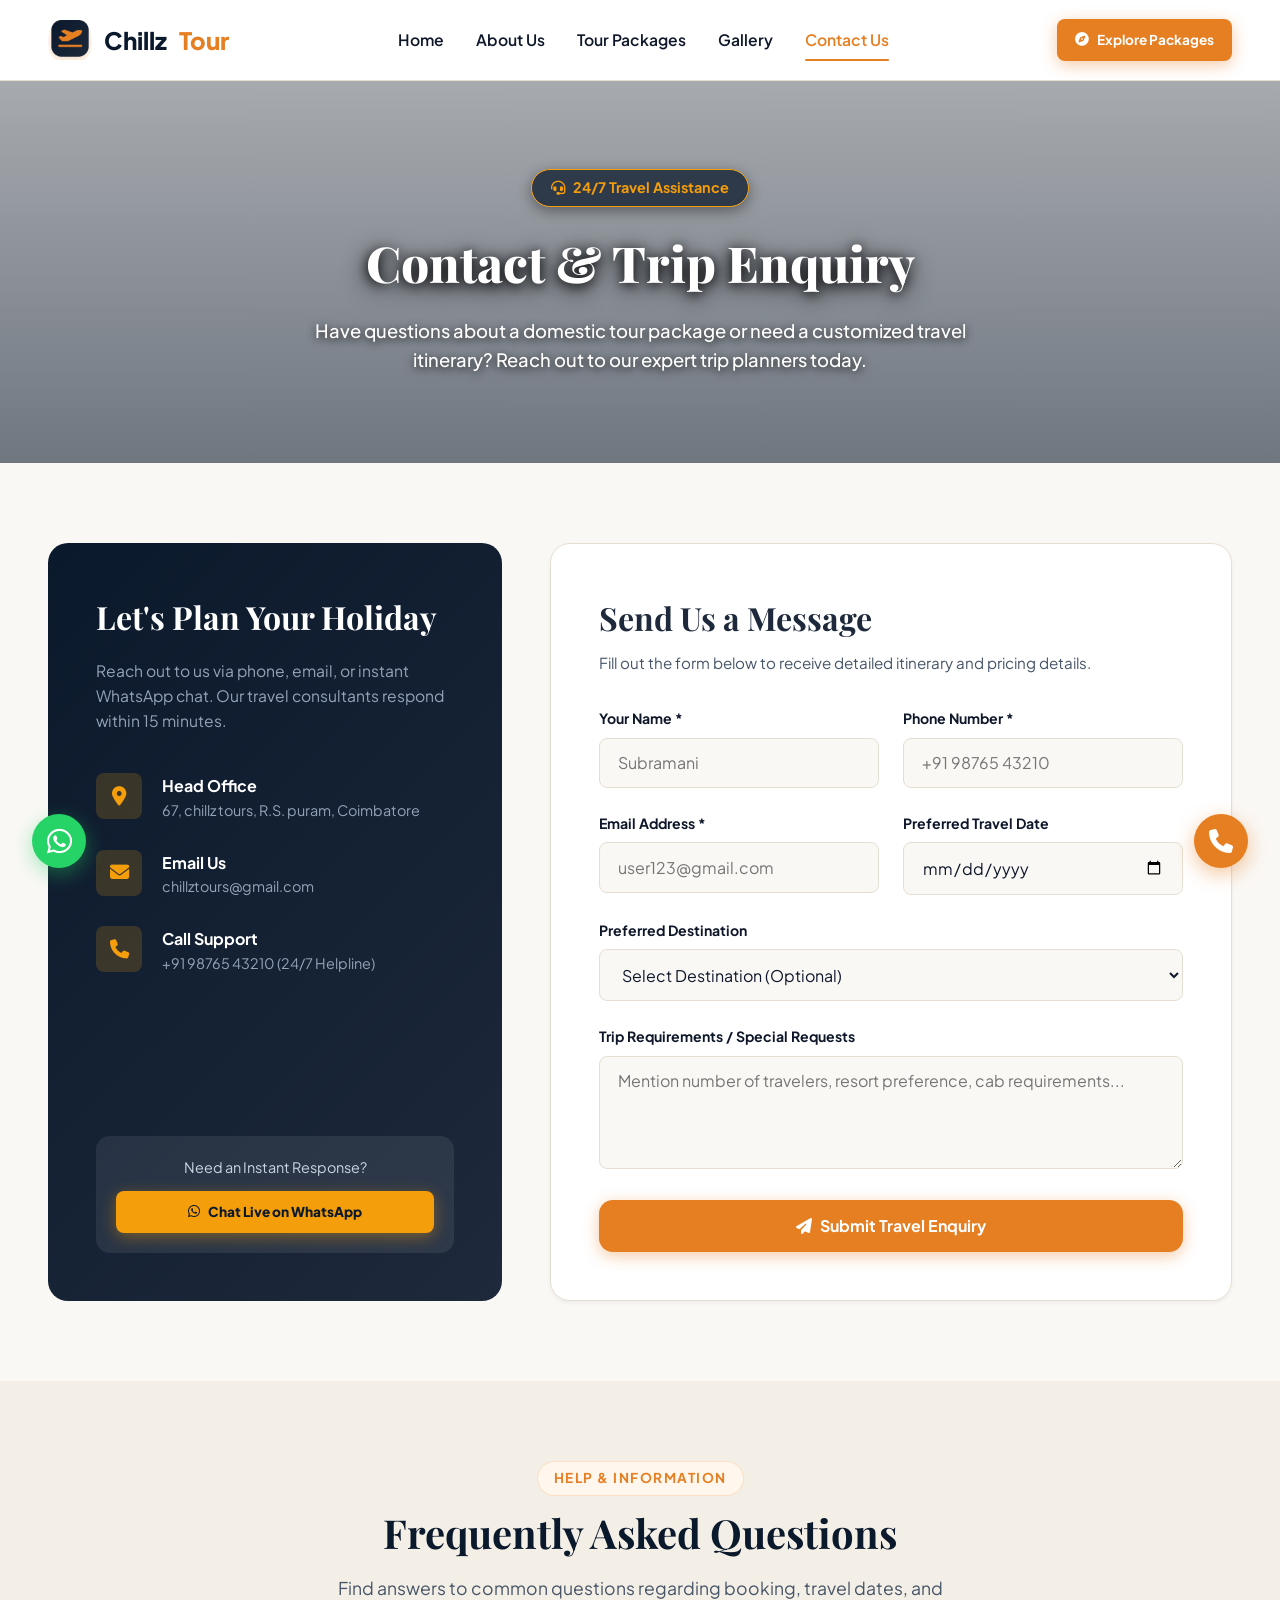
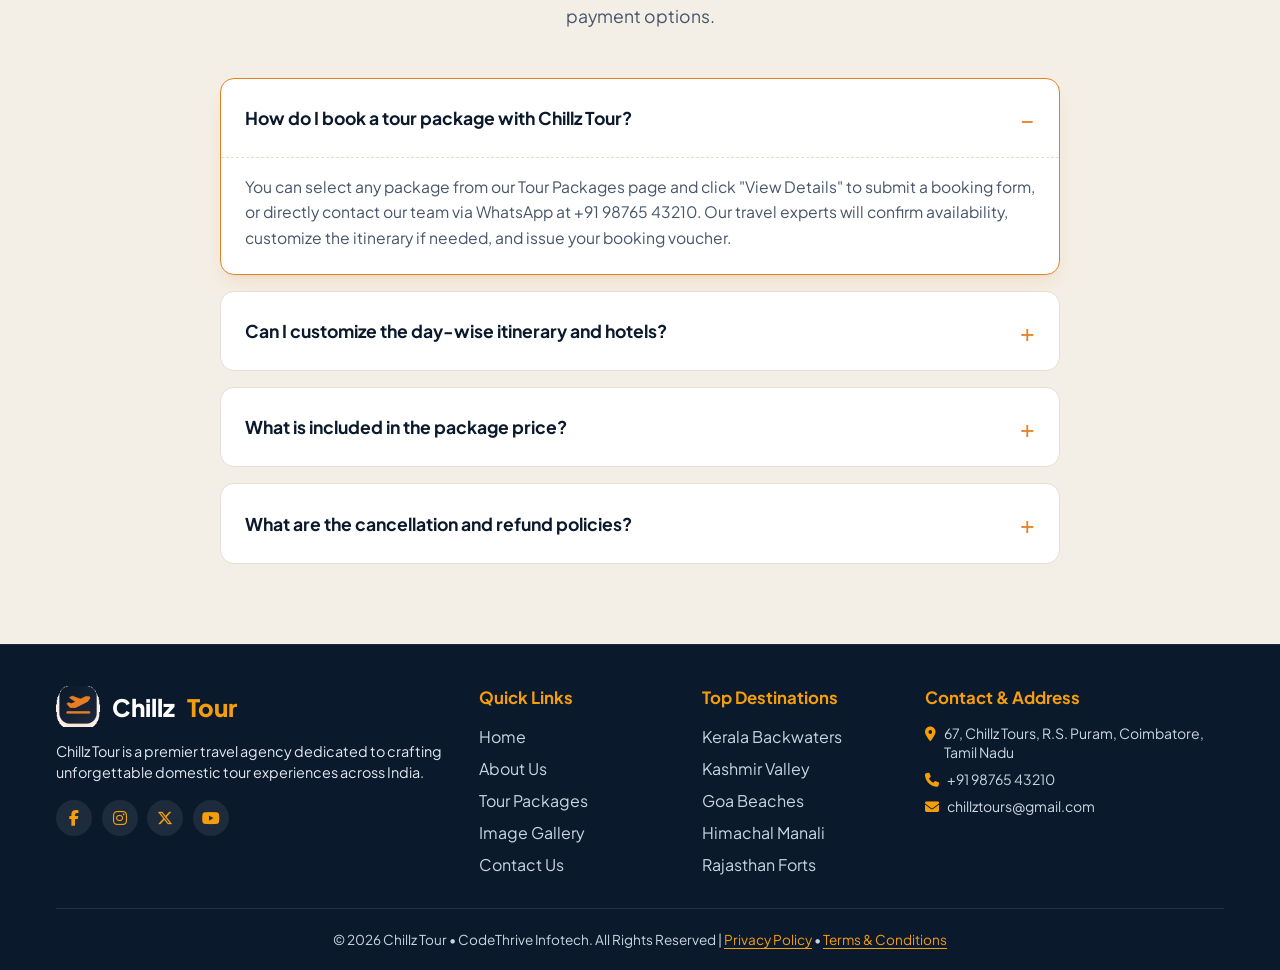
<file: contact.html>
<!DOCTYPE html>
<html lang="en">
<head>
  <meta charset="UTF-8">
  <meta name="viewport" content="width=device-width, initial-scale=1.0">
  <title>Contact Us & Domestic Travel Enquiry - Chillz Tour</title>
  <meta name="description" content="Get in touch with Chillz Tour for custom domestic tour package quotes, travel date bookings, and destination enquiries across India. Direct phone, email & WhatsApp support.">
  
  <link rel="stylesheet" href="https://cdnjs.cloudflare.com/ajax/libs/font-awesome/6.5.1/css/all.min.css">
  <link rel="stylesheet" href="https://cdnjs.cloudflare.com/ajax/libs/animate.css/4.1.1/animate.min.css">
  <link rel="stylesheet" href="https://unpkg.com/aos@2.3.1/dist/aos.css">
  <link rel="stylesheet" href="css/styles.css">
</head>
<body>


  <!-- Sticky Navbar -->
  <header class="header">
    <div class="container navbar">
      <a href="index.html" class="brand-logo">
        <div class="brand-icon"><img src="images/logo.png" alt="Chillz Tour Logo"></div>
        Chillz<span>Tour</span>
      </a>

      <nav class="nav-links">
        <a href="index.html" class="nav-link">Home</a>
        <a href="about.html" class="nav-link">About Us</a>
        <a href="packages.html" class="nav-link">Tour Packages</a>
        <a href="gallery.html" class="nav-link">Gallery</a>
        <a href="contact.html" class="nav-link active">Contact Us</a>
      </nav>

      <div class="nav-cta">
        <a href="packages.html" class="btn btn-primary btn-sm"><i class="fa-solid fa-compass"></i> Explore Packages</a>
      </div>

      <button class="mobile-toggle" aria-label="Toggle menu">
        <i class="fa-solid fa-bars"></i>
      </button>
    </div>
  </header>

  <!-- Hero Banner with Destination Background Image -->
  <section class="page-hero page-hero-contact">
    <div class="container" data-aos="fade-up">
      <div class="page-hero-badge">
        <i class="fa-solid fa-headset"></i> 24/7 Travel Assistance
      </div>
      <h1 class="page-hero-title">Contact & Trip Enquiry</h1>
      <p class="page-hero-description">Have questions about a domestic tour package or need a customized travel itinerary? Reach out to our expert trip planners today.</p>
    </div>
  </section>

  <!-- Contact Information & Form -->
  <section class="section">
    <div class="container">
      <div class="contact-wrapper">
        
        <!-- Info Card -->
        <div class="contact-info-card" data-aos="fade-right">
          <div>
            <h3 class="contact-info-title">Let's Plan Your Holiday</h3>
            <p style="color: #94a3b8; font-size: 0.98rem; margin-bottom: 2.5rem;">Reach out to us via phone, email, or instant WhatsApp chat. Our travel consultants respond within 15 minutes.</p>

            <div class="contact-item">
              <div class="contact-item-icon"><i class="fa-solid fa-location-dot"></i></div>
              <div>
                <h4 style="font-size: 1rem; color: #fff;">Head Office</h4>
                <p style="font-size: 0.9rem; color: #94a3b8;">67, chillz tours, R.S. puram, Coimbatore</p>
              </div>
            </div>

            <div class="contact-item">
              <div class="contact-item-icon"><i class="fa-solid fa-envelope"></i></div>
              <div>
                <h4 style="font-size: 1rem; color: #fff;">Email Us</h4>
                <p style="font-size: 0.9rem; color: #94a3b8;">chillztours@gmail.com </p>
              </div>
            </div>

            <div class="contact-item">
              <div class="contact-item-icon"><i class="fa-solid fa-phone"></i></div>
              <div>
                <h4 style="font-size: 1rem; color: #fff;">Call Support</h4>
                <p style="font-size: 0.9rem; color: #94a3b8;">+91 98765 43210 (24/7 Helpline)</p>
              </div>
            </div>
          </div>

          <div style="background: rgba(255,255,255,0.08); padding: 1.25rem; border-radius: var(--radius-md); text-align: center;">
            <p style="font-size: 0.9rem; color: #cbd5e1; margin-bottom: 0.75rem;">Need an Instant Response?</p>
            <a href="https://wa.me/919876543210?text=Hi%20Chillz%20Tour,%20I'd%20like%20to%20plan%20a%20domestic%20trip!" target="_blank" class="btn btn-accent btn-sm" style="width: 100%;">
              <i class="fa-brands fa-whatsapp"></i> Chat Live on WhatsApp
            </a>
          </div>
        </div>

        <!-- Form Card -->
        <div class="contact-form-card" data-aos="fade-left">
          <h3 style="font-family: var(--font-serif); font-size: 2rem; margin-bottom: 0.5rem; color: var(--secondary);">Send Us a Message</h3>
          <p style="color: var(--text-muted); font-size: 0.95rem; margin-bottom: 2rem;">Fill out the form below to receive detailed itinerary and pricing details.</p>

          <form id="contactForm" novalidate>
            <div class="form-row">
              <div class="form-group">
                <label for="contactName">Your Name *</label>
                <input type="text" id="contactName" name="name" class="form-control" placeholder="Subramani " required>
                <div class="error-text">Name is required</div>
              </div>
              <div class="form-group">
                <label for="contactPhone">Phone Number *</label>
                <input type="tel" id="contactPhone" name="phone" class="form-control" placeholder="+91 98765 43210" required>
                <div class="error-text">Valid phone number required</div>
              </div>
            </div>

            <div class="form-row">
              <div class="form-group">
                <label for="contactEmail">Email Address *</label>
                <input type="email" id="contactEmail" name="email" class="form-control" placeholder="user123@gmail.com" required>
                <div class="error-text">Valid email address required</div>
              </div>
              <div class="form-group">
                <label for="contactDate">Preferred Travel Date</label>
                <input type="date" id="contactDate" name="travelDate" class="form-control">
              </div>
            </div>

            <div class="form-group">
              <label for="contactDest">Preferred Destination</label>
              <select id="contactDest" name="destination" class="form-control">
                <option value="">Select Destination (Optional)</option>
                <option value="Kerala">Kerala Backwaters & Hills</option>
                <option value="Kashmir">Kashmir Snow Valley</option>
                <option value="Goa">Goa Beach Bliss</option>
                <option value="Himachal">Himachal Shimla & Manali</option>
                <option value="Rajasthan">Royal Rajasthan Heritage</option>
                <option value="Andaman">Andaman Tropical Islands</option>
                <option value="Golden Triangle">Golden Triangle (Delhi-Agra-Jaipur)</option>
                <option value="Coorg Ooty">Coorg & Ooty Hill Station</option>
                <option value="Custom">Custom / Multi-city India</option>
              </select>
            </div>

            <div class="form-group">
              <label for="contactMessage">Trip Requirements / Special Requests</label>
              <textarea id="contactMessage" name="message" class="form-control" rows="4" placeholder="Mention number of travelers, resort preference, cab requirements..."></textarea>
            </div>

            <button type="submit" class="btn btn-primary btn-lg" style="width: 100%;">
              <i class="fa-solid fa-paper-plane"></i> Submit Travel Enquiry
            </button>
          </form>
        </div>

      </div>
    </div>
  </section>

  <!-- FAQ Section -->
  <section class="section bg-alt">
    <div class="container">
      <div class="text-center" data-aos="fade-up">
        <span class="section-tag">Help & Information</span>
        <h2 class="section-title">Frequently Asked Questions</h2>
        <p class="section-subtitle">Find answers to common questions regarding booking, travel dates, and payment options.</p>
      </div>

      <div class="faq-list">
        <details class="faq-item" name="faq" open data-aos="fade-up" data-aos-delay="100">
          <summary class="faq-question">How do I book a tour package with Chillz Tour?</summary>
          <div class="faq-answer">
            You can select any package from our Tour Packages page and click "View Details" to submit a booking form, or directly contact our team via WhatsApp at +91 98765 43210. Our travel experts will confirm availability, customize the itinerary if needed, and issue your booking voucher.
          </div>
        </details>

        <details class="faq-item" name="faq" data-aos="fade-up" data-aos-delay="200">
          <summary class="faq-question">Can I customize the day-wise itinerary and hotels?</summary>
          <div class="faq-answer">
            Yes! All our domestic tour packages are 100% customizable. You can upgrade hotel ratings, extend stay durations, add specific sightseeing spots, or include private transfers.
          </div>
        </details>

        <details class="faq-item" name="faq" data-aos="fade-up" data-aos-delay="300">
          <summary class="faq-question">What is included in the package price?</summary>
          <div class="faq-answer">
            Most packages include hotel/resort accommodations, daily breakfast, private AC vehicle transfers, sightseeing tours, and applicable taxes. Specific inclusions like flight/train tickets or meals are clearly mentioned on each package detail page.
          </div>
        </details>

        <details class="faq-item" name="faq" data-aos="fade-up" data-aos-delay="400">
          <summary class="faq-question">What are the cancellation and refund policies?</summary>
          <div class="faq-answer">
            We offer flexible cancellation terms. Full refunds are provided for cancellations made up to 15 days prior to travel date (excluding non-refundable peak resort charges). Detailed terms are shared during booking confirmation.
          </div>
        </details>
      </div>
    </div>
  </section>

  <!-- Dual Floating Actions -->
  <a href="https://wa.me/919876543210?text=Hi%20Chillz%20Tour,%20I'd%20like%20to%20ask%20a%20question%20about%20booking." target="_blank" class="whatsapp-float" aria-label="Chat on WhatsApp">
    <i class="fa-brands fa-whatsapp"></i>
  </a>
  <a href="tel:+919876543210" class="call-float" aria-label="Call Us" title="Call Concierge">
    <i class="fa-solid fa-phone"></i>
  </a>

  <!-- Footer -->
  <footer class="footer">
    <div class="container">
      <div class="footer-grid">
        <div class="footer-brand">
          <a href="index.html" class="brand-logo">
            <div class="brand-icon"><img src="images/logo.png" alt="Chillz Tour Logo"></div>
            Chillz<span>Tour</span>
          </a>
          <p class="footer-text">Chillz Tour is a premier travel agency dedicated to crafting unforgettable domestic tour experiences across India.</p>
          <div class="social-links">
            <a href="#" class="social-icon" aria-label="Facebook"><i class="fa-brands fa-facebook-f"></i></a>
            <a href="#" class="social-icon" aria-label="Instagram"><i class="fa-brands fa-instagram"></i></a>
            <a href="#" class="social-icon" aria-label="Twitter"><i class="fa-brands fa-x-twitter"></i></a>
            <a href="#" class="social-icon" aria-label="YouTube"><i class="fa-brands fa-youtube"></i></a>
          </div>
        </div>

        <div>
          <h4 class="footer-heading">Quick Links</h4>
          <ul class="footer-links">
            <li><a href="index.html">Home</a></li>
            <li><a href="about.html">About Us</a></li>
            <li><a href="packages.html">Tour Packages</a></li>
            <li><a href="gallery.html">Image Gallery</a></li>
            <li><a href="contact.html">Contact Us</a></li>
          </ul>
        </div>

        <div>
          <h4 class="footer-heading">Top Destinations</h4>
          <ul class="footer-links">
            <li><a href="packages.html?dest=kerala">Kerala Backwaters</a></li>
            <li><a href="packages.html?dest=kashmir">Kashmir Valley</a></li>
            <li><a href="packages.html?dest=goa">Goa Beaches</a></li>
            <li><a href="packages.html?dest=himachal">Himachal Manali</a></li>
            <li><a href="packages.html?dest=rajasthan">Rajasthan Forts</a></li>
          </ul>
        </div>

        <div>
          <h4 class="footer-heading">Contact & Address</h4>
          <ul class="footer-contact-list">
            <li><i class="fa-solid fa-location-dot"></i> 67, Chillz Tours, R.S. Puram, Coimbatore, Tamil Nadu</li>
            <li><i class="fa-solid fa-phone"></i> +91 98765 43210</li>
            <li><i class="fa-solid fa-envelope"></i> chillztours@gmail.com</li>
            
          </ul>
        </div>
      </div>

      <div class="footer-bottom">
        <p>&copy; 2026 Chillz Tour • CodeThrive Infotech. All Rights Reserved | <a href="#" onclick="openPolicyModal('privacy'); return false;">Privacy Policy</a> • <a href="#" onclick="openPolicyModal('terms'); return false;">Terms & Conditions</a></p>
      </div>
    </div>
  </footer>

  <script src="https://unpkg.com/aos@2.3.1/dist/aos.js"></script>
  <script src="js/packages-data.js"></script>
  <script src="js/main.js"></script>
</body>
</html>
</file>
<file: css/styles.css>
/* 
  Chillz Tour - Royal Indian Travel Theme
  Colors: Deep Royal Navy (#0b192c), Royal Saffron Gold (#e67e22), Emerald Teal (#0d9488), Warm Sunset Gold (#f59e0b)
  Author: Hemamalini S (CODETHRIVE INFOTECH)
*/

@import url('https://fonts.googleapis.com/css2?family=Plus+Jakarta+Sans:wght@300;400;500;600;700;800&family=Playfair+Display:wght@600;700;800&display=swap');

:root {
  /* Classic Indian Travel Palette */
  --royal-navy: #0b192c;
  --saffron-gold: #e67e22;
  --saffron-hover: #d35400;
  --emerald-teal: #0d9488;
  --sunset-gold: #f59e0b;
  --slate-dark: #1e293b;
  
  /* Semantic Tokens */
  --primary: #0b192c;
  --primary-hover: #1e293b;
  --primary-light: #fef3c7;
  --secondary: #1e293b;
  --accent: #e67e22;
  --accent-hover: #d35400;
  --accent-light: #fff7ed;
  --slate: #475569;

  --success: #10b981;
  --danger: #ef4444;
  --warning: #f59e0b;
  
  --bg-main: #faf8f5;
  --bg-card: #ffffff;
  --bg-alt: #f4efe6;
  
  --text-dark: #0f172a;
  --text-muted: #475569;
  --text-light: #94a3b8;
  --text-white: #ffffff;

  --border: #e6dfd1;
  --border-focus: #e67e22;
  
  --radius-sm: 8px;
  --radius-md: 14px;
  --radius-lg: 20px;
  --radius-full: 9999px;
  
  --shadow-sm: 0 2px 4px rgba(11, 25, 44, 0.05);
  --shadow-md: 0 10px 25px -5px rgba(230, 126, 34, 0.15), 0 8px 10px -6px rgba(11, 25, 44, 0.05);
  --shadow-lg: 0 25px 50px -12px rgba(11, 25, 44, 0.25);
  
  --font-sans: 'Plus Jakarta Sans', -apple-system, BlinkMacSystemFont, sans-serif;
  --font-serif: 'Playfair Display', Georgia, serif;

  --transition: all 0.35s cubic-bezier(0.4, 0, 0.2, 1);
}

/* Reset & Base */
*, *::before, *::after {
  box-sizing: border-box;
  margin: 0;
  padding: 0;
}

html {
  scroll-behavior: smooth;
  font-size: 16px;
}

body {
  font-family: var(--font-sans);
  background-color: var(--bg-main);
  color: var(--text-dark);
  line-height: 1.6;
  overflow-x: hidden;
}

a {
  color: inherit;
  text-decoration: none;
  transition: var(--transition);
}

img {
  max-width: 100%;
  height: auto;
  display: block;
}

ul, ol {
  list-style: none;
}

button, input, select, textarea {
  font-family: inherit;
  font-size: inherit;
  border: none;
  outline: none;
}

button {
  cursor: pointer;
}

.container {
  width: 95%;
  max-width: 1480px;
  margin: 0 auto;
  padding: 0 1rem;
}

@media (max-width: 768px) {
  .container {
    width: 100% !important;
    max-width: 100% !important;
    padding: 0 0.5rem !important;
  }
}

@media (max-width: 576px) {
  .container {
    width: 100% !important;
    max-width: 100% !important;
    padding: 0 0.35rem !important;
  }
}

@media (min-width: 1600px) {
  .container {
    max-width: 1560px;
  }
}

/* Typography Helpers */
.section-tag {
  display: inline-block;
  font-size: 0.85rem;
  font-weight: 700;
  text-transform: uppercase;
  letter-spacing: 1.5px;
  color: var(--saffron-gold);
  background: #fff7ed;
  border: 1px solid rgba(230, 126, 34, 0.2);
  padding: 0.35rem 1rem;
  border-radius: var(--radius-full);
  margin-bottom: 0.75rem;
  transition: var(--transition);
}

.section-tag:hover {
  transform: scale(1.05);
  background: var(--saffron-gold);
  color: #ffffff;
}

.section-title {
  font-family: var(--font-serif);
  font-size: 2.5rem;
  font-weight: 700;
  color: var(--royal-navy);
  line-height: 1.25;
  margin-bottom: 1rem;
}

.section-subtitle {
  font-size: 1.1rem;
  color: var(--text-muted);
  max-width: 680px;
  margin: 0 auto 3rem auto;
}

@media (max-width: 576px) {
  .section-title {
    font-size: 1.75rem;
    margin-bottom: 0.4rem;
  }

  .section-subtitle {
    font-size: 0.92rem;
    margin-bottom: 1.5rem;
  }
}

.text-center {
  text-align: center;
}

/* Top Announcement Header Bar */
.top-bar {
  display: none !important;
}

/* Header & Navbar */
.header {
  position: sticky;
  top: 0;
  left: 0;
  width: 100%;
  z-index: 1000;
  background: rgba(255, 255, 255, 0.96);
  backdrop-filter: blur(12px);
  -webkit-backdrop-filter: blur(12px);
  border-bottom: 1px solid var(--border);
  transition: var(--transition);
}

.navbar {
  display: flex;
  align-items: center;
  justify-content: space-between;
  height: 80px;
}

.brand-logo {
  display: flex;
  align-items: center;
  gap: 0.75rem;
  font-size: 1.5rem;
  font-weight: 800;
  color: var(--royal-navy);
}

.brand-icon {
  width: 44px;
  height: 44px;
  background: transparent;
  display: flex;
  align-items: center;
  justify-content: center;
  transition: transform 0.4s ease;
}

.brand-icon img {
  width: 100%;
  height: 100%;
  object-fit: contain;
}

.brand-logo:hover .brand-icon {
  transform: rotate(15deg) scale(1.08);
}

.brand-logo span {
  color: var(--saffron-gold);
}

.nav-links {
  display: flex;
  align-items: center;
  gap: 2rem;
}

.nav-link {
  font-size: 0.98rem;
  font-weight: 600;
  color: var(--text-dark);
  position: relative;
  padding: 0.5rem 0;
}

.nav-link:hover, .nav-link.active {
  color: var(--saffron-gold);
}

.nav-link::after {
  content: '';
  position: absolute;
  bottom: 0;
  left: 50%;
  width: 0%;
  height: 2px;
  background: var(--saffron-gold);
  border-radius: 2px;
  transition: var(--transition);
  transform: translateX(-50%);
}

.nav-link:hover::after, .nav-link.active::after {
  width: 100%;
}

.nav-cta {
  display: flex;
  align-items: center;
  gap: 1rem;
}

.mobile-toggle {
  display: none;
  font-size: 1.5rem;
  background: transparent;
  color: var(--text-dark);
}

/* Mobile Nav Drawer */
@media (max-width: 991px) {
  .top-bar-info span:nth-child(2) {
    display: none;
  }

  .mobile-toggle {
    display: block;
  }

  .nav-links {
    position: fixed;
    top: 80px;
    left: -100%;
    width: 100%;
    height: calc(100vh - 80px);
    background: #ffffff;
    flex-direction: column;
    padding: 2.5rem 2rem;
    gap: 1.5rem;
    align-items: flex-start;
    transition: var(--transition);
    box-shadow: var(--shadow-lg);
  }

  .nav-links.active {
    left: 0;
  }

  .nav-cta {
    display: none;
  }
}

/* Button Variants */
.btn {
  position: relative;
  display: inline-flex;
  align-items: center;
  justify-content: center;
  gap: 0.5rem;
  padding: 0.8rem 1.6rem;
  font-size: 0.95rem;
  font-weight: 700;
  border-radius: var(--radius-md);
  transition: var(--transition);
  border: 2px solid transparent;
  overflow: hidden;
  z-index: 1;
}

.btn::after {
  content: '';
  position: absolute;
  top: -50%;
  left: -60%;
  width: 50%;
  height: 200%;
  background: rgba(255, 255, 255, 0.28);
  transform: rotate(30deg);
  transition: transform 0.6s ease;
  pointer-events: none;
}

.btn:hover::after {
  transform: translate(300%, 0) rotate(30deg);
}

.btn-primary {
  background: var(--saffron-gold);
  color: #ffffff;
  box-shadow: 0 4px 16px rgba(230, 126, 34, 0.4);
}

.btn-primary:hover {
  background: var(--saffron-hover);
  color: #ffffff;
  transform: translateY(-3px);
  box-shadow: 0 8px 22px rgba(211, 84, 0, 0.55);
}

.btn-secondary {
  background: var(--royal-navy);
  color: #ffffff;
}

.btn-secondary:hover {
  background: var(--slate-dark);
  transform: translateY(-3px);
  box-shadow: 0 8px 22px rgba(11, 25, 44, 0.4);
}

.btn-accent {
  background: var(--sunset-gold);
  color: var(--royal-navy);
  font-weight: 800;
  box-shadow: 0 4px 16px rgba(245, 158, 11, 0.4);
}

.btn-accent:hover {
  background: #d97706;
  color: #ffffff;
  transform: translateY(-3px);
  box-shadow: 0 8px 22px rgba(217, 119, 6, 0.55);
}

.btn-outline {
  background: transparent;
  border-color: var(--sunset-gold);
  color: var(--sunset-gold);
}

.btn-outline:hover {
  background: var(--sunset-gold);
  color: var(--royal-navy);
  transform: translateY(-3px);
}

.btn-sm {
  padding: 0.5rem 1rem;
  font-size: 0.85rem;
  border-radius: var(--radius-sm);
}

.btn-lg {
  padding: 0.85rem 1.75rem;
  font-size: 1rem;
}

/* Hero Section - Desktop 100% Fit (Royal Navy & Saffron Gold) */
.hero {
  position: relative;
  background: linear-gradient(180deg, rgba(11, 25, 44, 0.42) 0%, rgba(11, 25, 44, 0.62) 100%), 
              url('https://images.unsplash.com/photo-1506461883276-594a12b11cf3?auto=format&fit=crop&w=1920&q=80') center/cover no-repeat;
  color: #ffffff;
  display: flex;
  align-items: center;
  justify-content: center;
  padding: 2.5rem 0;
  box-sizing: border-box;
}

@media (min-width: 992px) {
  .hero {
    height: calc(100vh - 116px);
    max-height: calc(100vh - 116px);
    padding: 1.25rem 0 1.75rem 0;
    overflow: hidden;
  }

  .hero .container {
    height: 100%;
    display: flex;
    flex-direction: column;
    justify-content: center;
  }
}

.hero-content {
  max-width: 840px;
}

.hero-badge {
  display: inline-flex;
  align-items: center;
  gap: 0.4rem;
  background: rgba(245, 158, 11, 0.18);
  backdrop-filter: blur(10px);
  padding: 0.3rem 1rem;
  border-radius: var(--radius-full);
  font-size: 0.85rem;
  font-weight: 700;
  color: var(--sunset-gold);
  border: 1px solid rgba(245, 158, 11, 0.4);
  margin-bottom: 0.85rem;
  animation: pulseGlow 3s infinite ease-in-out;
}

@keyframes pulseGlow {
  0%, 100% { border-color: rgba(245, 158, 11, 0.4); box-shadow: 0 0 0 rgba(245, 158, 11, 0); }
  50% { border-color: var(--sunset-gold); box-shadow: 0 0 15px rgba(245, 158, 11, 0.4); }
}

.hero-title {
  font-family: var(--font-serif);
  font-size: 3.2rem;
  font-weight: 800;
  line-height: 1.15;
  margin-bottom: 0.85rem;
  text-shadow: 0 4px 20px rgba(0, 0, 0, 0.5);
}

@media (min-width: 992px) and (max-height: 800px) {
  .hero-title {
    font-size: 2.65rem;
  }
}

.hero-title span {
  color: var(--sunset-gold);
  position: relative;
  display: inline-block;
}

.hero-description {
  font-size: 1.15rem;
  color: #e2e8f0;
  margin-bottom: 1.5rem;
  font-weight: 400;
  line-height: 1.5;
}

@media (min-width: 992px) and (max-height: 800px) {
  .hero-description {
    font-size: 1.02rem;
    margin-bottom: 1.15rem;
  }
}

.hero-actions {
  display: flex;
  gap: 1rem;
  flex-wrap: wrap;
}

/* Hero 2-Column Grid & Right-Side Image Card Showcase */
.hero-grid {
  display: grid;
  grid-template-columns: 1fr;
  gap: 2rem;
  align-items: center;
}

@media (min-width: 992px) {
  .hero-grid {
    grid-template-columns: 1.15fr 0.85fr;
  }
}

.hero-media {
  position: relative;
  display: flex;
  justify-content: center;
  align-items: center;
}

@media (max-width: 991px) {
  .hero-media {
    display: none;
  }
}

.hero-card-stack {
  position: relative;
  width: 100%;
  max-width: 380px;
  height: 240px;
}

@media (min-width: 1200px) {
  .hero-card-stack {
    max-width: 420px;
    height: 270px;
  }
}

.hero-img-card {
  position: absolute;
  border-radius: 16px;
  overflow: hidden;
  box-shadow: 0 18px 42px rgba(0, 0, 0, 0.65);
  border: 3px solid var(--sunset-gold);
  transition: all 0.4s cubic-bezier(0.165, 0.84, 0.44, 1);
  background: var(--royal-navy);
}

.hero-img-card img {
  width: 100%;
  height: 100%;
  object-fit: cover;
  display: block;
  filter: brightness(1.05) contrast(1.05);
}

.hero-img-card-1 {
  width: 245px;
  height: 175px;
  top: 0;
  left: 0;
  z-index: 3;
  transform: rotate(-4deg);
}

.hero-img-card-2 {
  width: 230px;
  height: 165px;
  top: 35px;
  right: 0;
  z-index: 2;
  transform: rotate(6deg);
}

.hero-img-card-3 {
  width: 210px;
  height: 145px;
  bottom: 0;
  left: 65px;
  z-index: 1;
  transform: rotate(-2deg);
}

.hero-img-card:hover {
  z-index: 10;
  transform: scale(1.1) rotate(0deg);
  border-color: #ffffff;
  box-shadow: 0 24px 50px rgba(245, 158, 11, 0.65);
}

.hero-img-badge {
  position: absolute;
  bottom: 10px;
  left: 10px;
  background: rgba(11, 25, 44, 0.88);
  backdrop-filter: blur(8px);
  color: var(--sunset-gold);
  padding: 0.25rem 0.75rem;
  border-radius: 20px;
  font-size: 0.78rem;
  font-weight: 700;
  border: 1px solid rgba(245, 158, 11, 0.4);
  display: flex;
  align-items: center;
  gap: 0.35rem;
}

/* Glassmorphism Hero Stats Grid */
.hero-stats-grid {
  display: grid;
  grid-template-columns: repeat(4, 1fr);
  gap: 1rem;
  margin-top: 1.75rem;
}

@media (max-width: 991px) {
  .hero-stats-grid {
    grid-template-columns: repeat(2, 1fr);
    gap: 0.75rem;
  }
}

@media (max-width: 576px) {
  .hero-stats-grid {
    grid-template-columns: repeat(2, 1fr);
    gap: 0.6rem;
  }

  .hero-stat-card {
    padding: 0.75rem 0.5rem;
  }

  .hero-stat-number {
    font-size: 1.5rem;
  }

  .hero-stat-label {
    font-size: 0.75rem;
  }
}

.hero-stat-card {
  background: rgba(255, 255, 255, 0.09);
  backdrop-filter: blur(16px);
  -webkit-backdrop-filter: blur(16px);
  border: 1px solid rgba(245, 158, 11, 0.3);
  border-radius: var(--radius-md);
  padding: 1rem 0.75rem;
  text-align: center;
  transition: var(--transition);
}

@media (min-width: 992px) and (max-height: 800px) {
  .hero-stat-card {
    padding: 0.8rem 0.65rem;
  }
}

.hero-stat-card:hover {
  background: rgba(255, 255, 255, 0.18);
  transform: translateY(-6px) scale(1.02);
  border-color: var(--sunset-gold);
  box-shadow: 0 14px 30px rgba(0, 0, 0, 0.45);
}

.hero-stat-icon {
  font-size: 1.4rem;
  color: var(--sunset-gold);
  margin-bottom: 0.25rem;
  transition: transform 0.4s ease;
}

.hero-stat-card:hover .hero-stat-icon {
  transform: scale(1.2) rotate(10deg);
}

.hero-stat-number {
  font-size: 1.9rem;
  font-weight: 800;
  color: #ffffff;
  line-height: 1;
}

.hero-stat-label {
  font-size: 0.82rem;
  color: #e2e8f0;
  font-weight: 600;
  margin-top: 0.3rem;
}

/* Quick Trip Booking & Search Bar (Positioned Directly Below Hero) */
.quick-booking-section {
  position: relative;
  z-index: 25;
  margin-top: -3.5rem;
  margin-bottom: 2.5rem;
}

@media (max-width: 991px) {
  .quick-booking-section {
    margin-top: 1.5rem;
    margin-bottom: 2rem;
  }
}

.booking-bar-card {
  background: rgba(255, 255, 255, 0.98);
  backdrop-filter: blur(16px);
  -webkit-backdrop-filter: blur(16px);
  border-radius: var(--radius-lg);
  padding: 1.5rem 1.75rem;
  box-shadow: 0 16px 45px rgba(11, 25, 44, 0.22);
  border: 2px solid var(--sunset-gold);
}

.booking-bar-form {
  display: grid;
  grid-template-columns: 1.2fr 1fr 1fr 1.2fr;
  gap: 1.25rem;
  align-items: flex-end;
}

@media (max-width: 991px) {
  .booking-bar-form {
    grid-template-columns: 1fr 1fr;
  }
}

@media (max-width: 576px) {
  .booking-bar-form {
    grid-template-columns: 1fr;
  }
}

.booking-form-item label {
  display: block;
  font-size: 0.85rem;
  font-weight: 700;
  color: var(--royal-navy);
  margin-bottom: 0.45rem;
}

.booking-form-item select,
.booking-form-item input {
  width: 100%;
  padding: 0.75rem 1rem;
  border-radius: var(--radius-md);
  border: 1px solid var(--border);
  background: var(--bg-alt);
  font-size: 0.95rem;
  color: var(--text-dark);
  font-weight: 600;
  transition: var(--transition);
}

.booking-form-item select:focus,
.booking-form-item input:focus {
  border-color: var(--saffron-gold);
  background: #ffffff;
  box-shadow: 0 0 0 3px rgba(230, 126, 34, 0.2);
}

.w-100 {
  width: 100%;
}

/* Inner Page Hero Banners with High-Quality Destination Images */
.page-hero {
  position: relative;
  padding: 5.5rem 0;
  color: #ffffff;
  background-size: cover;
  background-position: center;
  background-repeat: no-repeat;
  text-align: center;
}

.page-hero::before {
  content: '';
  position: absolute;
  inset: 0;
  background: linear-gradient(180deg, rgba(11, 25, 44, 0.35) 0%, rgba(11, 25, 44, 0.58) 100%);
  z-index: 1;
}

.page-hero .container {
  position: relative;
  z-index: 2;
}

.page-hero-badge {
  display: inline-flex;
  align-items: center;
  gap: 0.5rem;
  background: rgba(11, 25, 44, 0.75);
  border: 1px solid var(--sunset-gold);
  color: var(--sunset-gold);
  padding: 0.4rem 1.2rem;
  border-radius: var(--radius-full);
  font-size: 0.9rem;
  font-weight: 700;
  margin-bottom: 1rem;
  backdrop-filter: blur(8px);
  box-shadow: 0 4px 14px rgba(0, 0, 0, 0.4);
}

.page-hero-title {
  font-family: var(--font-serif);
  font-size: 3.1rem;
  font-weight: 800;
  color: #ffffff;
  margin-bottom: 0.85rem;
  text-shadow: 0 2px 12px rgba(0, 0, 0, 0.9), 0 4px 24px rgba(0, 0, 0, 0.95);
}

@media (max-width: 768px) {
  .page-hero-title {
    font-size: 2.2rem;
  }
}

.page-hero-description {
  font-size: 1.15rem;
  color: #ffffff;
  max-width: 700px;
  margin: 0 auto;
  line-height: 1.6;
  font-weight: 500;
  text-shadow: 0 2px 10px rgba(0, 0, 0, 0.9);
}

/* Page Specific Hero Background Images */
.page-hero-packages {
  background-image: url('https://images.unsplash.com/photo-1595815771614-ade9d652a65d?auto=format&fit=crop&w=1920&q=80');
}

.page-hero-about {
  background-image: url('https://images.unsplash.com/photo-1590050752117-238cb0fb12b1?auto=format&fit=crop&w=1920&q=80');
}

.page-hero-gallery {
  background-image: url('https://images.unsplash.com/photo-1564507592333-c60657eea523?auto=format&fit=crop&w=1920&q=80');
}

.page-hero-contact {
  background-image: url('https://images.unsplash.com/photo-1582510003544-4d00b7f74220?auto=format&fit=crop&w=1920&q=80');
}

/* Section Styling */
.section {
  padding: 5rem 0;
}

@media (max-width: 768px) {
  .section {
    padding: 2.25rem 0;
  }
}

@media (max-width: 576px) {
  .section {
    padding: 1.5rem 0;
  }
}

.bg-alt {
  background-color: var(--bg-alt);
}

/* About Company Section Grid & Mobile Responsiveness */
.about-company-grid {
  display: grid;
  grid-template-columns: 1fr 1fr;
  gap: 3rem;
  align-items: center;
}

.about-lead-text {
  color: var(--text-muted);
  font-size: 1.05rem;
  margin-bottom: 1.25rem;
  line-height: 1.6;
}

.about-stats-row {
  display: flex;
  gap: 2rem;
  margin-top: 1.5rem;
  flex-wrap: wrap;
}

.about-stat-item h4 {
  font-size: 1.4rem;
  font-weight: 800;
  color: var(--dark-amethyst);
}

.about-stat-item p {
  font-size: 0.9rem;
  color: var(--text-muted);
  margin-top: 0.2rem;
}

.about-image-wrapper {
  position: relative;
}

.about-image-wrapper img {
  width: 100%;
  border-radius: var(--radius-lg);
  box-shadow: var(--shadow-lg);
  display: block;
}

.about-rating-badge {
  position: absolute;
  bottom: -20px;
  left: -20px;
  background: var(--bg-card);
  padding: 1.25rem 1.5rem;
  border-radius: var(--radius-md);
  box-shadow: var(--shadow-md);
  border: 1px solid var(--border);
  display: flex;
  align-items: center;
  gap: 1rem;
}

.about-rating-badge .badge-icon {
  width: 48px;
  height: 48px;
  background: var(--primary-light);
  color: var(--dark-amethyst);
  border-radius: 50%;
  display: flex;
  align-items: center;
  justify-content: center;
  font-size: 1.4rem;
  flex-shrink: 0;
}

.about-rating-badge h4 {
  font-size: 1.05rem;
  font-weight: 800;
  color: var(--secondary);
  margin-bottom: 0.2rem;
}

.about-rating-badge p {
  font-size: 0.85rem;
  color: var(--text-muted);
  margin: 0;
}

@media (max-width: 991px) {
  .about-company-grid {
    grid-template-columns: 1fr;
    gap: 2.5rem;
  }

  .about-rating-badge {
    position: relative;
    bottom: 0;
    left: 0;
    margin-top: -1.5rem;
    margin-left: 1rem;
    margin-right: 1rem;
    z-index: 2;
  }
}

@media (max-width: 576px) {
  .about-company-grid {
    grid-template-columns: 1fr;
    gap: 1.75rem;
  }

  .about-lead-text {
    font-size: 0.95rem;
    margin-bottom: 1rem;
  }

  .about-stats-row {
    display: grid;
    grid-template-columns: repeat(3, 1fr);
    gap: 0.5rem;
    margin-top: 1rem;
    text-align: center;
  }

  .about-stat-item h4 {
    font-size: 1.2rem;
  }

  .about-stat-item p {
    font-size: 0.75rem;
    line-height: 1.2;
  }

  .about-rating-badge {
    position: relative;
    bottom: 0;
    left: 0;
    margin-top: 1rem;
    margin-left: 0;
    margin-right: 0;
    padding: 0.85rem 1rem;
    width: 100%;
    box-sizing: border-box;
    justify-content: center;
  }
}

/* Tour Packages Cards Grid */
/* Tour Packages Cards Grid - 4 Cards Per Row on Desktop */
.packages-grid {
  display: grid;
  grid-template-columns: repeat(auto-fill, minmax(260px, 1fr));
  gap: 1.25rem;
}

@media (min-width: 1100px) {
  .packages-grid {
    grid-template-columns: repeat(4, 1fr);
    gap: 1.25rem;
  }
}

@media (min-width: 850px) and (max-width: 1099px) {
  .packages-grid {
    grid-template-columns: repeat(3, 1fr);
  }
}

@media (min-width: 576px) and (max-width: 849px) {
  .packages-grid {
    grid-template-columns: repeat(2, 1fr);
  }
}

.package-card {
  background: var(--bg-card);
  border-radius: var(--radius-lg);
  overflow: hidden;
  border: 1px solid var(--border);
  box-shadow: var(--shadow-sm);
  transition: var(--transition);
  display: flex;
  flex-direction: column;
}

.package-card:hover {
  transform: translateY(-8px) scale(1.01);
  box-shadow: var(--shadow-lg);
  border-color: var(--saffron-gold);
}

.package-image-wrapper {
  position: relative;
  height: 200px;
  overflow: hidden;
}

.package-image-wrapper img {
  width: 100%;
  height: 100%;
  object-fit: cover;
  transition: transform 0.7s cubic-bezier(0.25, 1, 0.5, 1);
}

.package-card:hover .package-image-wrapper img {
  transform: scale(1.12);
}

.package-tag {
  position: absolute;
  top: 1rem;
  left: 1rem;
  background: var(--saffron-gold);
  color: #ffffff;
  font-size: 0.75rem;
  font-weight: 700;
  padding: 0.35rem 0.8rem;
  border-radius: var(--radius-full);
  text-transform: uppercase;
  letter-spacing: 0.5px;
  box-shadow: 0 4px 10px rgba(230, 126, 34, 0.35);
  transition: transform 0.3s ease;
}

.package-card:hover .package-tag {
  transform: scale(1.08);
}

.package-tag.bestseller { background: var(--saffron-gold); color: #ffffff; }
.package-tag.popular { background: var(--royal-navy); color: var(--sunset-gold); }
.package-tag.trending { background: var(--emerald-teal); color: #ffffff; }

.package-rating {
  position: absolute;
  bottom: 1rem;
  right: 1rem;
  background: rgba(255, 255, 255, 0.96);
  padding: 0.25rem 0.65rem;
  border-radius: var(--radius-sm);
  font-size: 0.85rem;
  font-weight: 700;
  display: flex;
  align-items: center;
  gap: 0.3rem;
  color: var(--royal-navy);
  box-shadow: 0 2px 8px rgba(0,0,0,0.15);
}

.package-rating i {
  color: var(--warning);
}

.package-body {
  padding: 1.5rem;
  display: flex;
  flex-direction: column;
  flex-grow: 1;
}

.package-location {
  font-size: 0.85rem;
  color: var(--saffron-gold);
  font-weight: 700;
  display: flex;
  align-items: center;
  gap: 0.35rem;
  margin-bottom: 0.4rem;
}

.package-title {
  font-size: 1.25rem;
  font-weight: 700;
  color: var(--royal-navy);
  margin-bottom: 0.75rem;
  line-height: 1.35;
}

.package-meta {
  display: flex;
  align-items: center;
  gap: 1.25rem;
  padding: 0.75rem 0;
  border-top: 1px solid var(--border);
  border-bottom: 1px solid var(--border);
  margin-bottom: 1rem;
  font-size: 0.88rem;
  color: var(--text-muted);
}

.package-meta-item {
  display: flex;
  align-items: center;
  gap: 0.4rem;
}

.package-inclusions-icons {
  display: flex;
  gap: 0.6rem;
  color: var(--slate);
  font-size: 1.1rem;
  margin-bottom: 1.25rem;
}

.package-inclusions-icons i {
  transition: transform 0.3s ease, color 0.3s ease;
}

.package-card:hover .package-inclusions-icons i {
  transform: translateY(-2px);
  color: var(--saffron-gold);
}

.package-footer {
  margin-top: auto;
  display: flex;
  align-items: center;
  justify-content: space-between;
  padding-top: 0.75rem;
}

.package-price {
  display: flex;
  flex-direction: column;
}

.price-label {
  font-size: 0.75rem;
  color: var(--text-muted);
  text-transform: uppercase;
}

.price-amount {
  font-size: 1.4rem;
  font-weight: 800;
  color: var(--royal-navy);
}

.price-original {
  font-size: 0.85rem;
  text-decoration: line-through;
  color: var(--text-light);
}

/* Filter Controls Bar */
.filter-bar {
  display: flex;
  flex-wrap: wrap;
  align-items: center;
  justify-content: space-between;
  gap: 1.5rem;
  background: var(--bg-card);
  padding: 1.25rem 1.75rem;
  border-radius: var(--radius-md);
  border: 1px solid var(--border);
  margin-bottom: 2.5rem;
}

.filter-tabs {
  display: flex;
  gap: 0.5rem;
  flex-wrap: wrap;
}

.filter-tab {
  padding: 0.5rem 1.25rem;
  border-radius: var(--radius-full);
  font-size: 0.9rem;
  font-weight: 600;
  background: var(--bg-alt);
  color: var(--text-muted);
  transition: var(--transition);
}

.filter-tab:hover, .filter-tab.active {
  background: var(--saffron-gold);
  color: #ffffff;
  transform: scale(1.05);
}

.search-input-wrapper {
  position: relative;
  min-width: 250px;
}

.search-input-wrapper input {
  width: 100%;
  padding: 0.6rem 1rem 0.6rem 2.5rem;
  border-radius: var(--radius-full);
  border: 1px solid var(--border);
  background: var(--bg-alt);
  font-size: 0.9rem;
  color: var(--text-dark);
}

.search-input-wrapper i {
  position: absolute;
  left: 1rem;
  top: 50%;
  transform: translateY(-50%);
  color: var(--text-muted);
}

/* Testimonials Cards & Reviews Section */
.reviews-section {
  padding: 2.5rem 0;
}

.reviews-section .section-subtitle {
  margin-bottom: 1.5rem;
}

.testimonials-grid {
  display: grid;
  grid-template-columns: repeat(auto-fit, minmax(280px, 1fr));
  gap: 1.25rem;
}

.testimonial-card {
  background: var(--bg-card);
  padding: 1.25rem 1.5rem;
  border-radius: var(--radius-md);
  border: 1px solid var(--border);
  box-shadow: var(--shadow-sm);
  position: relative;
  transition: var(--transition);
}

.testimonial-card:hover {
  transform: translateY(-5px);
  box-shadow: var(--shadow-md);
  border-color: var(--saffron-gold);
}

.testimonial-user {
  display: flex;
  align-items: center;
  gap: 0.75rem;
  margin-bottom: 0.5rem;
}

.testimonial-avatar {
  width: 42px;
  height: 42px;
  border-radius: 50%;
  background: #fff7ed;
  color: var(--saffron-gold);
  font-weight: 800;
  display: flex;
  align-items: center;
  justify-content: center;
  font-size: 1.05rem;
  border: 1px solid rgba(230, 126, 34, 0.2);
}

.testimonial-stars {
  color: var(--warning);
  font-size: 0.85rem;
  margin-bottom: 0.5rem;
}

.testimonial-text {
  font-size: 0.9rem;
  color: var(--text-muted);
  font-style: italic;
  line-height: 1.5;
}

/* Mobile Automatic Testimonials Carousel */
@media (max-width: 768px) {
  .testimonials-grid {
    display: block;
    position: relative;
    width: 100%;
    min-height: 180px;
  }

  .testimonial-card {
    display: none;
    width: 100%;
  }

  .testimonial-card.active-mobile {
    display: block;
    animation: fadeInSlide 0.6s cubic-bezier(0.25, 1, 0.5, 1);
  }
}

@keyframes fadeInSlide {
  from {
    opacity: 0;
    transform: translateY(14px) scale(0.98);
  }
  to {
    opacity: 1;
    transform: translateY(0) scale(1);
  }
}

.testimonials-mobile-dots {
  display: none;
  justify-content: center;
  align-items: center;
  gap: 0.5rem;
  margin-top: 1.25rem;
}

.testi-dot {
  width: 10px;
  height: 10px;
  border-radius: 50%;
  background: var(--border);
  transition: all 0.35s ease;
  cursor: pointer;
}

.testi-dot.active {
  background: var(--saffron-gold);
  width: 26px;
  border-radius: 12px;
}

/* Gallery Section */
.gallery-grid {
  display: grid;
  grid-template-columns: repeat(auto-fill, minmax(280px, 1fr));
  gap: 1.5rem;
}

@media (max-width: 991px) {
  .gallery-grid {
    grid-template-columns: repeat(2, 1fr);
    gap: 0.75rem;
  }

  .gallery-item {
    height: 180px;
  }
}

@media (max-width: 576px) {
  .gallery-grid {
    grid-template-columns: repeat(2, 1fr);
    gap: 0.6rem;
  }

  .gallery-item {
    height: 155px;
  }

  .gallery-overlay {
    padding: 0.75rem;
  }

  .gallery-title {
    font-size: 0.92rem;
  }

  .gallery-loc {
    font-size: 0.75rem;
  }
}

.gallery-item {
  position: relative;
  border-radius: var(--radius-md);
  overflow: hidden;
  height: 260px;
  cursor: pointer;
  box-shadow: var(--shadow-sm);
}

.gallery-item img {
  width: 100%;
  height: 100%;
  object-fit: cover;
  transition: transform 0.6s cubic-bezier(0.25, 1, 0.5, 1);
}

.gallery-overlay {
  position: absolute;
  inset: 0;
  background: linear-gradient(180deg, transparent 40%, rgba(11, 25, 44, 0.92) 100%);
  display: flex;
  flex-direction: column;
  justify-content: flex-end;
  padding: 1.5rem;
  opacity: 0;
  transition: opacity 0.35s ease;
}

.gallery-item:hover img {
  transform: scale(1.14);
}

.gallery-item:hover .gallery-overlay {
  opacity: 1;
}

.gallery-title {
  color: #fff;
  font-size: 1.1rem;
  font-weight: 700;
  transform: translateY(10px);
  transition: transform 0.35s ease;
}

.gallery-item:hover .gallery-title {
  transform: translateY(0);
}

.gallery-loc {
  color: var(--sunset-gold);
  font-size: 0.85rem;
  font-weight: 600;
}

/* Lightbox Modal */
.lightbox-modal {
  position: fixed;
  inset: 0;
  z-index: 2000;
  background: rgba(11, 25, 44, 0.95);
  backdrop-filter: blur(10px);
  display: none;
  align-items: center;
  justify-content: center;
  padding: 2rem;
}

.lightbox-modal.active {
  display: flex;
  animation: fadeIn 0.3s ease;
}

.lightbox-content {
  position: relative;
  max-width: 900px;
  width: 100%;
  text-align: center;
}

.lightbox-img {
  max-height: 75vh;
  border-radius: var(--radius-md);
  margin: 0 auto;
  box-shadow: var(--shadow-lg);
  animation: zoomIn 0.35s cubic-bezier(0.25, 1, 0.5, 1);
}

.lightbox-caption {
  color: var(--sunset-gold);
  font-size: 1.2rem;
  font-weight: 700;
  margin-top: 1rem;
}

.lightbox-close {
  position: absolute;
  top: -40px;
  right: 0;
  background: rgba(255, 255, 255, 0.2);
  color: #fff;
  width: 40px;
  height: 40px;
  border-radius: 50%;
  font-size: 1.2rem;
  display: flex;
  align-items: center;
  justify-content: center;
  transition: var(--transition);
}

.lightbox-close:hover {
  background: rgba(255, 255, 255, 0.4);
  transform: rotate(90deg);
}

/* Features Grid */
.features-grid {
  display: grid;
  grid-template-columns: repeat(4, 1fr);
  gap: 1.5rem;
}

@media (max-width: 991px) {
  .features-grid {
    grid-template-columns: repeat(2, 1fr);
    gap: 1rem;
  }
}

@media (max-width: 768px) {
  .features-grid {
    grid-template-columns: repeat(2, 1fr);
    gap: 0.5rem;
  }

  .feature-card {
    padding: 0.5rem 0.4rem 0.75rem 0.4rem;
    border-radius: var(--radius-md);
  }

  .feature-img-box {
    height: 165px;
    margin-bottom: 0.4rem;
    border-radius: 10px;
  }

  .feature-title {
    font-size: 1rem;
    font-weight: 800;
    margin: 0.35rem 0 0 0;
    line-height: 1.25;
    color: var(--royal-navy);
  }

  .feature-desc {
    display: none !important;
  }
}

.feature-card {
  background: var(--bg-card);
  padding: 1.5rem;
  border-radius: var(--radius-lg);
  border: 1px solid var(--border);
  text-align: center;
  transition: var(--transition);
  overflow: hidden;
}

.feature-card:hover {
  transform: translateY(-8px);
  box-shadow: var(--shadow-md);
  border-color: var(--saffron-gold);
}

.feature-img-box {
  width: 100%;
  height: 180px;
  border-radius: var(--radius-md);
  overflow: hidden;
  margin-bottom: 1.25rem;
  box-shadow: 0 8px 22px rgba(11, 25, 44, 0.14);
  position: relative;
  border: 1px solid var(--border);
}

.feature-img-box img {
  width: 100%;
  height: 100%;
  object-fit: cover;
  display: block;
  transition: transform 0.6s cubic-bezier(0.25, 1, 0.5, 1);
}

.feature-card:hover .feature-img-box img {
  transform: scale(1.12);
}

.feature-icon-box {
  width: 70px;
  height: 70px;
  background: #fff7ed;
  color: var(--saffron-gold);
  border-radius: var(--radius-md);
  display: flex;
  align-items: center;
  justify-content: center;
  font-size: 2rem;
  margin: 0 auto 1.5rem auto;
  border: 1px solid rgba(230, 126, 34, 0.2);
  transition: transform 0.4s ease;
}

.feature-card:hover .feature-icon-box {
  transform: scale(1.15) rotate(8deg);
  background: var(--saffron-gold);
  color: #ffffff;
}

.feature-title {
  font-size: 1.2rem;
  font-weight: 700;
  margin-bottom: 0.75rem;
  color: var(--royal-navy);
}

.feature-desc {
  font-size: 0.95rem;
  color: var(--text-muted);
}

/* Contact Page Components */
.contact-wrapper {
  display: grid;
  grid-template-columns: 1fr 1.5fr;
  gap: 3rem;
}

@media (max-width: 991px) {
  .contact-wrapper {
    grid-template-columns: 1fr;
    gap: 1.5rem;
  }

  .contact-info-card, .contact-form-card {
    padding: 1.5rem 1.25rem;
  }
}

@media (max-width: 576px) {
  .contact-info-card, .contact-form-card {
    padding: 0.85rem 0.5rem !important;
    border-radius: var(--radius-md);
  }

  .form-group {
    margin-bottom: 0.75rem;
  }

  .form-row {
    gap: 0.75rem;
  }

  .contact-form-card h3 {
    font-size: 1.45rem !important;
    margin-bottom: 0.25rem !important;
  }

  .form-control {
    padding: 0.7rem 0.75rem !important;
  }
}

.contact-info-card {
  background: linear-gradient(135deg, var(--royal-navy), var(--slate-dark));
  color: #fff;
  padding: 3rem;
  border-radius: var(--radius-lg);
  display: flex;
  flex-direction: column;
  justify-content: space-between;
}

.contact-info-title {
  font-family: var(--font-serif);
  font-size: 2rem;
  margin-bottom: 1rem;
}

.contact-item {
  display: flex;
  align-items: flex-start;
  gap: 1.25rem;
  margin-bottom: 1.75rem;
}

.contact-item-icon {
  width: 46px;
  height: 46px;
  background: rgba(245, 158, 11, 0.18);
  border-radius: var(--radius-sm);
  display: flex;
  align-items: center;
  justify-content: center;
  font-size: 1.2rem;
  color: var(--sunset-gold);
  flex-shrink: 0;
  transition: transform 0.3s ease;
}

.contact-item:hover .contact-item-icon {
  transform: scale(1.15);
}

.contact-form-card {
  background: var(--bg-card);
  padding: 3rem;
  border-radius: var(--radius-lg);
  border: 1px solid var(--border);
  box-shadow: var(--shadow-sm);
}

.form-group {
  margin-bottom: 1.5rem;
}

.form-row {
  display: grid;
  grid-template-columns: 1fr 1fr;
  gap: 1.5rem;
}

@media (max-width: 600px) {
  .form-row {
    grid-template-columns: 1fr;
  }
}

.form-group label {
  display: block;
  font-size: 0.88rem;
  font-weight: 700;
  color: var(--text-dark);
  margin-bottom: 0.5rem;
}

.form-control {
  width: 100%;
  padding: 0.85rem 1.1rem;
  border: 1.5px solid var(--border);
  border-radius: var(--radius-sm);
  background: var(--bg-main);
  color: var(--text-dark);
  transition: var(--transition);
}

.form-control:focus {
  border-color: var(--saffron-gold);
  background: #fff;
  box-shadow: 0 0 0 4px #fff7ed;
}

.form-control.error {
  border-color: var(--danger);
  background: #fef2f2;
}

.error-text {
  font-size: 0.8rem;
  color: var(--danger);
  margin-top: 0.35rem;
  display: none;
}

.form-control.error + .error-text {
  display: block;
}

/* FAQ Accordion */
.faq-list {
  max-width: 840px;
  margin: 0 auto;
  display: flex;
  flex-direction: column;
  gap: 1rem;
}

details.faq-item {
  background: var(--bg-card);
  border: 1px solid var(--border);
  border-radius: var(--radius-md);
  overflow: hidden;
  transition: var(--transition);
}

details.faq-item[open] {
  border-color: var(--saffron-gold);
  box-shadow: var(--shadow-md);
}

summary.faq-question {
  padding: 1.25rem 1.5rem;
  font-weight: 700;
  font-size: 1.1rem;
  color: var(--royal-navy);
  cursor: pointer;
  display: flex;
  align-items: center;
  justify-content: space-between;
  user-select: none;
}

summary.faq-question::-webkit-details-marker {
  display: none;
}

summary.faq-question::after {
  content: '+';
  font-size: 1.5rem;
  font-weight: 400;
  color: var(--saffron-gold);
  transition: transform 0.3s ease;
}

details[open] summary.faq-question::after {
  content: '−';
}

.faq-answer {
  padding: 0 1.5rem 1.5rem 1.5rem;
  color: var(--text-muted);
  font-size: 0.98rem;
  border-top: 1px dashed var(--border);
  padding-top: 1rem;
}

/* Native Modal Dialog Styling */
dialog.package-modal {
  margin: auto;
  border: none;
  border-radius: var(--radius-lg);
  padding: 0;
  max-width: 850px;
  width: 90%;
  box-shadow: var(--shadow-lg);
  background: var(--bg-card);
  overflow: hidden;
  animation: modalPop 0.35s cubic-bezier(0.25, 1, 0.5, 1);
}

@keyframes modalPop {
  from { opacity: 0; transform: scale(0.9) translateY(20px); }
  to { opacity: 1; transform: scale(1) translateY(0); }
}

dialog.package-modal::backdrop {
  background: rgba(11, 25, 44, 0.85);
  backdrop-filter: blur(6px);
}

.modal-header {
  position: relative;
  height: 240px;
  background-size: cover;
  background-position: center;
  padding: 2rem;
  display: flex;
  flex-direction: column;
  justify-content: flex-end;
  color: #fff;
}

.modal-header-overlay {
  position: absolute;
  inset: 0;
  background: linear-gradient(180deg, rgba(11, 25, 44, 0.2) 0%, rgba(11, 25, 44, 0.9) 100%);
}

.modal-close-btn {
  position: absolute;
  top: 1rem;
  right: 1rem;
  z-index: 10;
  background: rgba(255, 255, 255, 0.25);
  color: #fff;
  width: 36px;
  height: 36px;
  border-radius: 50%;
  display: flex;
  align-items: center;
  justify-content: center;
  font-size: 1.2rem;
  backdrop-filter: blur(4px);
  transition: var(--transition);
}

.modal-close-btn:hover {
  background: rgba(255, 255, 255, 0.4);
  transform: rotate(90deg);
}

.modal-title-box {
  position: relative;
  z-index: 2;
}

.modal-body {
  padding: 2rem;
  max-height: 60vh;
  overflow-y: auto;
}

.modal-tabs {
  display: flex;
  gap: 1rem;
  border-bottom: 2px solid var(--border);
  margin-bottom: 1.5rem;
}

.modal-tab-btn {
  padding: 0.75rem 1rem;
  font-weight: 700;
  color: var(--text-muted);
  background: none;
  border-bottom: 3px solid transparent;
  margin-bottom: -2px;
}

.modal-tab-btn.active {
  color: var(--saffron-gold);
  border-bottom-color: var(--saffron-gold);
}

.modal-tab-content {
  display: none;
}

.modal-tab-content.active {
  display: block;
  animation: fadeIn 0.3s ease;
}

/* Responsive Package Modal Adjustments for Mobile View */
@media (max-width: 768px) {
  dialog.package-modal {
    width: 95%;
    max-width: 95%;
    border-radius: var(--radius-md);
  }

  .modal-header {
    height: 170px;
    padding: 1.25rem 1rem;
  }

  .modal-header h3 {
    font-size: 1.35rem !important;
    line-height: 1.25 !important;
  }

  .modal-header p {
    font-size: 0.85rem !important;
  }

  .modal-body {
    padding: 1.25rem 0.85rem;
    max-height: 70vh;
  }

  .modal-tabs {
    gap: 0.35rem;
    overflow-x: auto;
    flex-wrap: nowrap;
    -webkit-overflow-scrolling: touch;
    scrollbar-width: none;
    padding-bottom: 2px;
  }

  .modal-tabs::-webkit-scrollbar {
    display: none;
  }

  .modal-tab-btn {
    padding: 0.5rem 0.6rem;
    font-size: 0.84rem;
    white-space: nowrap;
    flex-shrink: 0;
  }

  .modal-deal-box {
    flex-direction: column !important;
    gap: 0.75rem !important;
    text-align: center !important;
    align-items: stretch !important;
  }

  .modal-deal-box .btn {
    width: 100%;
  }

  .modal-inclusions-grid {
    grid-template-columns: 1fr !important;
    gap: 1rem !important;
  }
}

@media (max-width: 576px) {
  dialog.package-modal {
    width: 98%;
    max-width: 98%;
    margin: auto;
    border-radius: var(--radius-md);
  }

  .modal-header {
    height: 155px;
    padding: 1rem 0.85rem;
  }

  .modal-header h3 {
    font-size: 1.2rem !important;
    line-height: 1.2 !important;
  }

  .modal-body {
    padding: 0.85rem 0.5rem;
    max-height: 75vh;
  }

  .modal-tab-btn {
    padding: 0.45rem 0.45rem;
    font-size: 0.8rem;
  }

  #modalPkgOverviewText {
    font-size: 0.92rem !important;
    line-height: 1.5 !important;
    margin-bottom: 1rem !important;
  }

  .modal-booking-box {
    padding: 0.85rem 0.5rem;
    margin-top: 0.85rem;
  }
}

/* Day Wise Itinerary Accordion inside Modal */
.itinerary-step {
  padding: 1rem 0;
  border-bottom: 1px solid var(--border);
}

.itinerary-day-tag {
  display: inline-block;
  background: #fff7ed;
  color: var(--saffron-gold);
  font-size: 0.8rem;
  font-weight: 800;
  padding: 0.2rem 0.6rem;
  border-radius: var(--radius-sm);
  margin-bottom: 0.35rem;
  border: 1px solid rgba(230, 126, 34, 0.2);
}

.itinerary-step-title {
  font-size: 1.05rem;
  font-weight: 700;
  color: var(--royal-navy);
}

.itinerary-step-details {
  font-size: 0.92rem;
  color: var(--text-muted);
  margin-top: 0.35rem;
}

/* Modal Booking Form */
.modal-booking-box {
  background: var(--bg-alt);
  padding: 1.5rem;
  border-radius: var(--radius-md);
  margin-top: 1.5rem;
  border: 1px solid var(--border);
}

.booking-amount-box {
  background: #fff7ed;
  border: 1.5px solid var(--saffron-gold);
  border-radius: var(--radius-md);
  padding: 0.85rem 1.15rem;
  margin-top: 0.5rem;
  margin-bottom: 1.25rem;
  display: flex;
  align-items: center;
  justify-content: space-between;
  box-shadow: 0 4px 14px rgba(230, 126, 34, 0.12);
  transition: all 0.3s ease;
}

.booking-amount-box:hover {
  border-color: var(--saffron-hover);
  box-shadow: 0 6px 18px rgba(230, 126, 34, 0.22);
  transform: translateY(-2px);
}

/* Toast Notifications */
.toast-container {
  position: fixed;
  bottom: 2rem;
  right: 2rem;
  z-index: 3000;
  display: flex;
  flex-direction: column;
  gap: 0.75rem;
}

.toast {
  background: var(--royal-navy);
  color: #fff;
  padding: 1rem 1.5rem;
  border-radius: var(--radius-md);
  box-shadow: var(--shadow-lg);
  display: flex;
  align-items: center;
  gap: 0.75rem;
  animation: slideUp 0.3s ease;
  font-size: 0.95rem;
}

.toast.success { border-left: 5px solid var(--success); }
.toast.error { border-left: 5px solid var(--danger); }

@keyframes slideUp {
  from { transform: translateY(100%); opacity: 0; }
  to { transform: translateY(0); opacity: 1; }
}

/* Dual Floating Action Buttons with Pulse Animations */
.whatsapp-float {
  position: fixed;
  bottom: 2rem;
  left: 2rem;
  z-index: 1000;
  width: 54px;
  height: 54px;
  background: #25d366;
  color: #fff;
  border-radius: 50%;
  display: flex;
  align-items: center;
  justify-content: center;
  font-size: 1.8rem;
  box-shadow: 0 6px 20px rgba(37, 211, 102, 0.4);
  transition: var(--transition);
  animation: pulseGreen 2.5s infinite;
}

.whatsapp-float:hover {
  transform: scale(1.15) rotate(10deg);
  box-shadow: 0 10px 28px rgba(37, 211, 102, 0.65);
}

@keyframes pulseGreen {
  0% { box-shadow: 0 0 0 0 rgba(37, 211, 102, 0.6); }
  70% { box-shadow: 0 0 0 16px rgba(37, 211, 102, 0); }
  100% { box-shadow: 0 0 0 0 rgba(37, 211, 102, 0); }
}

.call-float {
  position: fixed;
  bottom: 2rem;
  right: 2rem;
  z-index: 1000;
  width: 54px;
  height: 54px;
  background: var(--saffron-gold);
  color: #ffffff;
  border-radius: 50%;
  display: flex;
  align-items: center;
  justify-content: center;
  font-size: 1.5rem;
  box-shadow: 0 6px 20px rgba(230, 126, 34, 0.45);
  transition: var(--transition);
  animation: pulseSaffron 2.5s infinite 1.25s;
}

.call-float:hover {
  transform: scale(1.15) rotate(-10deg);
  box-shadow: 0 10px 28px rgba(230, 126, 34, 0.7);
}

@keyframes pulseSaffron {
  0% { box-shadow: 0 0 0 0 rgba(230, 126, 34, 0.6); }
  70% { box-shadow: 0 0 0 16px rgba(230, 126, 34, 0); }
  100% { box-shadow: 0 0 0 0 rgba(230, 126, 34, 0); }
}

/* Footer */
.footer {
  background: var(--royal-navy);
  color: #cbd5e1;
  padding: 2.5rem 0 1.25rem 0;
  border-top: 1px solid var(--slate-dark);
}

.footer .container {
  padding-left: 1.5rem !important;
  padding-right: 1.5rem !important;
  box-sizing: border-box;
}

.footer-grid {
  display: grid;
  grid-template-columns: 2fr 1fr 1fr 1.5fr;
  gap: 1.5rem;
  margin-bottom: 1.5rem;
}

@media (max-width: 991px) {
  .footer-grid {
    grid-template-columns: 1fr 1fr;
    gap: 1.75rem 1.25rem;
  }
}

@media (max-width: 600px) {
  .footer {
    padding: 2rem 0 1.25rem 0;
  }

  .footer .container {
    padding-left: 1.25rem !important;
    padding-right: 1.25rem !important;
  }

  .footer-grid {
    grid-template-columns: 1fr 1fr;
    gap: 1.5rem 1.25rem;
  }

  .footer-brand {
    grid-column: 1 / -1;
  }

  .footer-grid > div:nth-child(4) {
    grid-column: 1 / -1;
  }

  .footer-contact-list li {
    word-break: break-word;
  }
}

.footer-brand .brand-logo {
  color: #fff;
  margin-bottom: 0.75rem;
}

.footer-brand .brand-logo span {
  color: var(--sunset-gold);
}

.footer-text {
  font-size: 0.9rem;
  line-height: 1.5;
  margin-bottom: 1rem;
  color: #e2e8f0;
}

.social-links {
  display: flex;
  gap: 0.6rem;
}

.social-icon {
  width: 36px;
  height: 36px;
  background: rgba(255, 255, 255, 0.08);
  color: var(--sunset-gold);
  border-radius: 50%;
  display: flex;
  align-items: center;
  justify-content: center;
  transition: var(--transition);
}

.social-icon:hover {
  background: var(--saffron-gold);
  color: #ffffff;
  transform: translateY(-3px) scale(1.1);
}

.footer-heading {
  color: var(--sunset-gold);
  font-size: 1.05rem;
  font-weight: 700;
  margin-bottom: 0.75rem;
}

.footer-links li {
  margin-bottom: 0.4rem;
}

.footer-links a:hover {
  color: var(--sunset-gold);
  padding-left: 0.4rem;
}

.footer-contact-list li {
  display: flex;
  align-items: flex-start;
  gap: 0.5rem;
  color: #cbd5e1;
  font-size: 0.88rem;
  margin-bottom: 0.45rem;
  line-height: 1.4;
}

.footer-contact-list i {
  color: var(--sunset-gold);
  margin-top: 0.2rem;
  flex-shrink: 0;
}

.footer-bottom {
  text-align: center;
  padding-top: 1.25rem;
  border-top: 1px solid rgba(255, 255, 255, 0.1);
  font-size: 0.85rem;
  color: #cbd5e1;
}

.footer-bottom a {
  color: var(--sunset-gold);
  text-decoration: underline;
  text-underline-offset: 3px;
  transition: var(--transition);
}

.footer-bottom a:hover {
  color: #ffffff;
}

/* ==========================================================================
   3D ANIMATION ENGINE & STAGE STYLES
   ========================================================================== */

/* Hero Canvas Background */
.hero-3d-canvas {
  position: absolute;
  top: 0;
  left: 0;
  width: 100%;
  height: 100%;
  pointer-events: none;
  z-index: 1;
}

/* 3D Tilt perspective transform base classes */
.hero-card-stack {
  transform-style: preserve-3d;
  transition: transform 0.15s ease-out;
}

.package-card, .feature-card, .destination-card, .hero-stat-card, .testimonial-card {
  transform-style: preserve-3d;
  transition: transform 0.3s cubic-bezier(0.165, 0.84, 0.44, 1), box-shadow 0.3s ease;
  will-change: transform;
}

/* Dynamic Sheen highlight overlay on 3D cards */
.package-card::before, .feature-card::before {
  content: '';
  position: absolute;
  inset: 0;
  border-radius: inherit;
  background: radial-gradient(circle at var(--mouse-x, 50%) var(--mouse-y, 50%), rgba(255, 255, 255, 0.25) 0%, transparent 60%);
  pointer-events: none;
  opacity: 0;
  transition: opacity 0.3s ease;
  z-index: 10;
}

.package-card:hover::before, .feature-card:hover::before {
  opacity: 1;
}

/* Dark Theme Background for 3D Showcase */
.bg-dark-theme {
  background: linear-gradient(135deg, var(--royal-navy) 0%, #060e1a 100%);
  position: relative;
  overflow: hidden;
}

.section-tag-gold {
  background: rgba(245, 158, 11, 0.18) !important;
  color: var(--sunset-gold) !important;
  border-color: rgba(245, 158, 11, 0.4) !important;
}

.text-white {
  color: #ffffff !important;
}

.text-cream {
  color: #e2e8f0 !important;
}

/* 3D Stage Showcase Carousel */
.stage-3d-wrapper {
  position: relative;
  max-width: 1100px;
  margin: 3.5rem auto 0 auto;
  perspective: 1200px;
  padding: 1rem 0 3rem 0;
}

.stage-3d-carousel {
  position: relative;
  height: 420px;
  display: flex;
  justify-content: center;
  align-items: center;
  transform-style: preserve-3d;
}

.stage-3d-card {
  position: absolute;
  width: 340px;
  height: 400px;
  border-radius: 20px;
  background: #ffffff;
  box-shadow: 0 20px 45px rgba(0, 0, 0, 0.5);
  transition: all 0.6s cubic-bezier(0.23, 1, 0.32, 1);
  transform-style: preserve-3d;
  cursor: pointer;
  overflow: hidden;
  border: 2px solid rgba(245, 158, 11, 0.3);
}

.stage-card-inner {
  height: 100%;
  display: flex;
  flex-direction: column;
}

.stage-card-inner img {
  width: 100%;
  height: 220px;
  object-fit: cover;
  transition: transform 0.5s ease;
}

.stage-3d-card:hover .stage-card-inner img {
  transform: scale(1.08);
}

.stage-card-content {
  padding: 1.25rem;
  text-align: left;
  flex: 1;
  display: flex;
  flex-direction: column;
  justify-content: space-between;
  background: #ffffff;
}

.stage-card-tag {
  font-size: 0.78rem;
  font-weight: 700;
  color: var(--saffron-gold);
  text-transform: uppercase;
  letter-spacing: 1px;
}

.stage-card-content h3 {
  font-family: var(--font-serif);
  font-size: 1.4rem;
  color: var(--royal-navy);
  margin: 0.25rem 0;
}

.stage-card-content p {
  font-size: 0.88rem;
  color: var(--text-muted);
  line-height: 1.4;
}

.stage-card-footer {
  display: flex;
  align-items: center;
  justify-content: space-between;
  margin-top: 0.85rem;
  padding-top: 0.75rem;
  border-top: 1px solid var(--border);
}

.stage-price {
  font-size: 1.35rem;
  font-weight: 800;
  color: var(--royal-navy);
}

/* 3D Stage Card Positions */
.stage-3d-card.active {
  transform: translate3d(0, 0, 100px) rotateY(0deg);
  z-index: 10;
  border-color: var(--sunset-gold);
  box-shadow: 0 25px 55px rgba(245, 158, 11, 0.45);
}

.stage-3d-card.prev {
  transform: translate3d(-340px, 0, -80px) rotateY(25deg);
  z-index: 5;
  opacity: 0.85;
  filter: brightness(0.85);
}

.stage-3d-card.next {
  transform: translate3d(340px, 0, -80px) rotateY(-25deg);
  z-index: 5;
  opacity: 0.85;
  filter: brightness(0.85);
}

.stage-3d-card.hidden-left {
  transform: translate3d(-600px, 0, -200px) rotateY(45deg);
  z-index: 1;
  opacity: 0;
}

.stage-3d-card.hidden-right {
  transform: translate3d(600px, 0, -200px) rotateY(-45deg);
  z-index: 1;
  opacity: 0;
}

/* 3D Controls */
.stage-3d-controls {
  display: flex;
  align-items: center;
  justify-content: center;
  gap: 1.5rem;
  margin-top: 2rem;
}

.stage-btn {
  width: 48px;
  height: 48px;
  border-radius: 50%;
  background: rgba(255, 255, 255, 0.12);
  color: var(--sunset-gold);
  border: 1px solid var(--sunset-gold);
  display: flex;
  align-items: center;
  justify-content: center;
  font-size: 1.1rem;
  transition: var(--transition);
}

.stage-btn:hover {
  background: var(--sunset-gold);
  color: var(--royal-navy);
  transform: scale(1.15);
  box-shadow: 0 0 20px rgba(245, 158, 11, 0.5);
}

.stage-indicators {
  display: flex;
  gap: 0.6rem;
}

.stage-indicators .indicator {
  width: 12px;
  height: 12px;
  border-radius: 50%;
  background: rgba(255, 255, 255, 0.3);
  transition: var(--transition);
  cursor: pointer;
}

.stage-indicators .indicator.active {
  background: var(--sunset-gold);
  width: 28px;
  border-radius: 10px;
}

/* ==========================================================================
   2-SECOND ANIMATED 3D PRELOADER LANDING OVERLAY STYLES
   ========================================================================== */

.preloader {
  position: fixed;
  inset: 0;
  width: 100vw;
  height: 100vh;
  background: radial-gradient(circle at center, #112238 0%, #060e1a 100%);
  z-index: 99999;
  display: flex;
  align-items: center;
  justify-content: center;
  opacity: 1;
  visibility: visible;
  perspective: 1200px;
  transform-style: preserve-3d;
  transition: opacity 0.6s cubic-bezier(0.77, 0, 0.175, 1), visibility 0.6s ease, transform 0.8s cubic-bezier(0.77, 0, 0.175, 1);
  overflow: hidden;
}

.preloader.fade-out {
  opacity: 0;
  visibility: hidden;
  transform: perspective(1200px) rotateX(-90deg) scale(0.85);
}

/* 3D Background Orbs */
.preloader-3d-bg {
  position: absolute;
  inset: 0;
  pointer-events: none;
}

.orb-3d {
  position: absolute;
  border-radius: 50%;
  filter: blur(60px);
  opacity: 0.35;
  animation: orbPulse 3s infinite ease-in-out alternate;
}

.orb-1 {
  width: 320px;
  height: 320px;
  background: var(--saffron-gold);
  top: 10%;
  left: 20%;
}

.orb-2 {
  width: 380px;
  height: 380px;
  background: var(--teal-emerald);
  bottom: 10%;
  right: 20%;
  animation-delay: 1.5s;
}

@keyframes orbPulse {
  0% { transform: scale(1) translate(0, 0); opacity: 0.3; }
  100% { transform: scale(1.3) translate(30px, -20px); opacity: 0.5; }
}

/* 3D Glass Box */
.3d-content-box {
  text-align: center;
  color: #ffffff;
  width: 90%;
  max-width: 460px;
  padding: 3rem 2.25rem;
  background: rgba(255, 255, 255, 0.05);
  backdrop-filter: blur(20px);
  -webkit-backdrop-filter: blur(20px);
  border: 2px solid rgba(245, 158, 11, 0.35);
  border-radius: 28px;
  box-shadow: 0 30px 70px rgba(0, 0, 0, 0.7), 0 0 30px rgba(245, 158, 11, 0.2);
  transform-style: preserve-3d;
  animation: boxEntrance3D 1s cubic-bezier(0.165, 0.84, 0.44, 1) forwards;
}

@keyframes boxEntrance3D {
  0% { transform: perspective(1000px) translateZ(-200px) rotateX(15deg); opacity: 0; }
  100% { transform: perspective(1000px) translateZ(0) rotateX(0deg); opacity: 1; }
}

/* 3D Rotating Rings Emblem */
.preloader-3d-emblem {
  position: relative;
  width: 90px;
  height: 90px;
  margin: 0 auto 1.25rem auto;
  display: flex;
  align-items: center;
  justify-content: center;
  transform-style: preserve-3d;
}

.ring-3d {
  position: absolute;
  inset: 0;
  border-radius: 50%;
  border: 2px solid transparent;
  pointer-events: none;
}

.ring-1 {
  border-top-color: var(--sunset-gold);
  border-bottom-color: var(--sunset-gold);
  animation: spinRing3D 1.8s linear infinite;
}

.ring-2 {
  inset: -8px;
  border-left-color: var(--saffron-gold);
  border-right-color: var(--saffron-gold);
  animation: spinRing3DRev 2.4s linear infinite;
}

@keyframes spinRing3D {
  0% { transform: rotate3d(1, 1, 0, 0deg); }
  100% { transform: rotate3d(1, 1, 0, 360deg); }
}

@keyframes spinRing3DRev {
  0% { transform: rotate3d(1, -1, 1, 0deg); }
  100% { transform: rotate3d(1, -1, 1, -360deg); }
}

.preloader-icon-3d {
  width: 75px;
  height: 75px;
  background: transparent;
  display: flex;
  align-items: center;
  justify-content: center;
  filter: drop-shadow(0 10px 25px rgba(245, 158, 11, 0.45));
  transform: translateZ(25px);
  animation: plane3DFloat 2s infinite ease-in-out;
}

.preloader-logo-img {
  width: 100%;
  height: 100%;
  object-fit: contain;
}

@keyframes plane3DFloat {
  0%, 100% { transform: translateZ(25px) translateY(0) rotate(0deg); }
  50% { transform: translateZ(45px) translateY(-8px) rotate(-10deg) scale(1.1); }
}

/* 3D Brand Title - High Contrast Glowing Golden Highlight */
.3d-brand-text {
  font-family: var(--font-serif);
  font-size: 3.2rem;
  font-weight: 900;
  color: #ffffff;
  letter-spacing: -0.5px;
  margin-bottom: 0.25rem;
  text-shadow: 0 4px 20px rgba(0, 0, 0, 0.8), 0 0 25px rgba(245, 158, 11, 0.7);
}

.3d-brand-text span {
  color: var(--sunset-gold);
  background: linear-gradient(135deg, #fef08a 0%, #f59e0b 50%, #e67e22 100%);
  -webkit-background-clip: text;
  -webkit-text-fill-color: transparent;
  filter: drop-shadow(0 0 15px rgba(245, 158, 11, 0.9));
}

.preloader-tagline {
  font-size: 1.02rem;
  color: #cbd5e1;
  margin-bottom: 1.25rem;
  font-weight: 500;
}

/* 3D Floating Destination Badges */
.preloader-3d-badges {
  display: flex;
  justify-content: center;
  gap: 0.6rem;
  margin-bottom: 1.5rem;
  transform-style: preserve-3d;
}

.badge-3d {
  background: rgba(11, 25, 44, 0.8);
  color: var(--sunset-gold);
  border: 1px solid rgba(245, 158, 11, 0.4);
  padding: 0.3rem 0.85rem;
  border-radius: 20px;
  font-size: 0.78rem;
  font-weight: 700;
  display: inline-flex;
  align-items: center;
  gap: 0.35rem;
  box-shadow: 0 6px 18px rgba(0, 0, 0, 0.4);
  animation: floatBadge3D 2s infinite ease-in-out alternate;
}

.badge-kerala { animation-delay: 0s; }
.badge-kashmir { animation-delay: 0.3s; }
.badge-goa { animation-delay: 0.6s; }

@keyframes floatBadge3D {
  0% { transform: translateZ(10px) translateY(0); }
  100% { transform: translateZ(30px) translateY(-6px); }
}

/* 2-Second Progress Bar */
.preloader-bar-wrapper {
  width: 100%;
  height: 8px;
  background: rgba(255, 255, 255, 0.12);
  border-radius: 10px;
  overflow: hidden;
  margin-bottom: 0.6rem;
  box-shadow: inset 0 1px 3px rgba(0, 0, 0, 0.4);
}

.preloader-bar {
  width: 0%;
  height: 100%;
  background: linear-gradient(90deg, var(--saffron-gold), var(--sunset-gold), #fef08a);
  border-radius: 10px;
  animation: loadFill3D 2s cubic-bezier(0.4, 0, 0.2, 1) forwards;
  box-shadow: 0 0 16px rgba(245, 158, 11, 0.9);
}

@keyframes loadFill3D {
  0% { width: 0%; }
  100% { width: 100%; }
}

.preloader-status {
  font-size: 0.9rem;
  font-weight: 700;
  color: var(--sunset-gold);
  letter-spacing: 1px;
}

/* Parent Company Badge - Bright & Highlighted */
.preloader-company-badge {
  display: inline-flex;
  align-items: center;
  gap: 0.5rem;
  background: linear-gradient(135deg, rgba(245, 158, 11, 0.28), rgba(230, 126, 34, 0.38));
  border: 2px solid var(--sunset-gold);
  color: #ffffff;
  padding: 0.4rem 1.25rem;
  border-radius: var(--radius-full);
  font-size: 0.95rem;
  font-weight: 800;
  margin-top: 0.35rem;
  margin-bottom: 0.95rem;
  box-shadow: 0 0 20px rgba(245, 158, 11, 0.5);
  letter-spacing: 0.5px;
}

/* ✈️ Flying Aeroplane across Sky - Slow & Smooth Flight */
.anim-sky-airplane {
  position: absolute;
  top: 18%;
  left: -10%;
  font-size: 2.4rem;
  color: var(--sunset-gold);
  filter: drop-shadow(0 0 12px rgba(245, 158, 11, 0.9));
  animation: flySkyPlane 4.5s cubic-bezier(0.25, 1, 0.5, 1) forwards;
  z-index: 2;
}

@keyframes flySkyPlane {
  0% {
    left: -10%;
    top: 75%;
    transform: rotate(20deg) scale(0.6);
    opacity: 0;
  }
  30% {
    opacity: 1;
  }
  100% {
    left: 110%;
    top: 10%;
    transform: rotate(35deg) scale(1.25);
    opacity: 0.9;
  }
}

.airplane-contrail {
  position: absolute;
  top: 50%;
  right: 100%;
  width: 180px;
  height: 3px;
  background: linear-gradient(90deg, transparent 0%, rgba(245, 158, 11, 0.6) 100%);
  border-radius: 4px;
  transform: translateY(-50%);
  filter: blur(1px);
}

/* 🚆 Train & 🏍️ Bike Travel Animations Track */
.travel-anim-track {
  position: relative;
  width: 100%;
  margin: 1.25rem 0;
  padding: 0.5rem 0;
  overflow: hidden;
  border-radius: 12px;
  background: rgba(11, 25, 44, 0.5);
  border: 1px dashed rgba(245, 158, 11, 0.3);
}

/* Moving Indian Express Train */
.anim-train-wrapper {
  position: relative;
  height: 28px;
  margin-bottom: 0.4rem;
  overflow: hidden;
}

.anim-train {
  position: absolute;
  left: -120px;
  top: 0;
  display: flex;
  align-items: center;
  gap: 0.2rem;
  color: #38bdf8;
  font-size: 1.15rem;
  filter: drop-shadow(0 0 8px rgba(56, 189, 248, 0.8));
  animation: moveExpressTrain 2s linear forwards;
}

@keyframes moveExpressTrain {
  0% { transform: translateX(0); }
  100% { transform: translateX(550px); }
}

.rail-line {
  position: absolute;
  bottom: 2px;
  left: 0;
  width: 100%;
  height: 2px;
  background: repeating-linear-gradient(90deg, #94a3b8 0, #94a3b8 6px, transparent 6px, transparent 12px);
}

/* Riding Tourist Bike */
.anim-bike-wrapper {
  position: relative;
  height: 26px;
  overflow: hidden;
}

.anim-bike {
  position: absolute;
  left: -60px;
  top: 0;
  color: var(--sunset-gold);
  font-size: 1.2rem;
  filter: drop-shadow(0 0 8px rgba(245, 158, 11, 0.8));
  animation: rideTouristBike 2s ease-in-out forwards;
}

@keyframes rideTouristBike {
  0% { transform: translateX(0) translateY(0); }
  25% { transform: translateX(120px) translateY(-2px); }
  50% { transform: translateX(250px) translateY(0); }
  75% { transform: translateX(380px) translateY(-2px); }
  100% { transform: translateX(520px) translateY(0); }
}

.road-line {
  position: absolute;
  bottom: 2px;
  left: 0;
  width: 100%;
  height: 2px;
  background: repeating-linear-gradient(90deg, #e2e8f0 0, #e2e8f0 10px, transparent 10px, transparent 20px);
}
</file>
